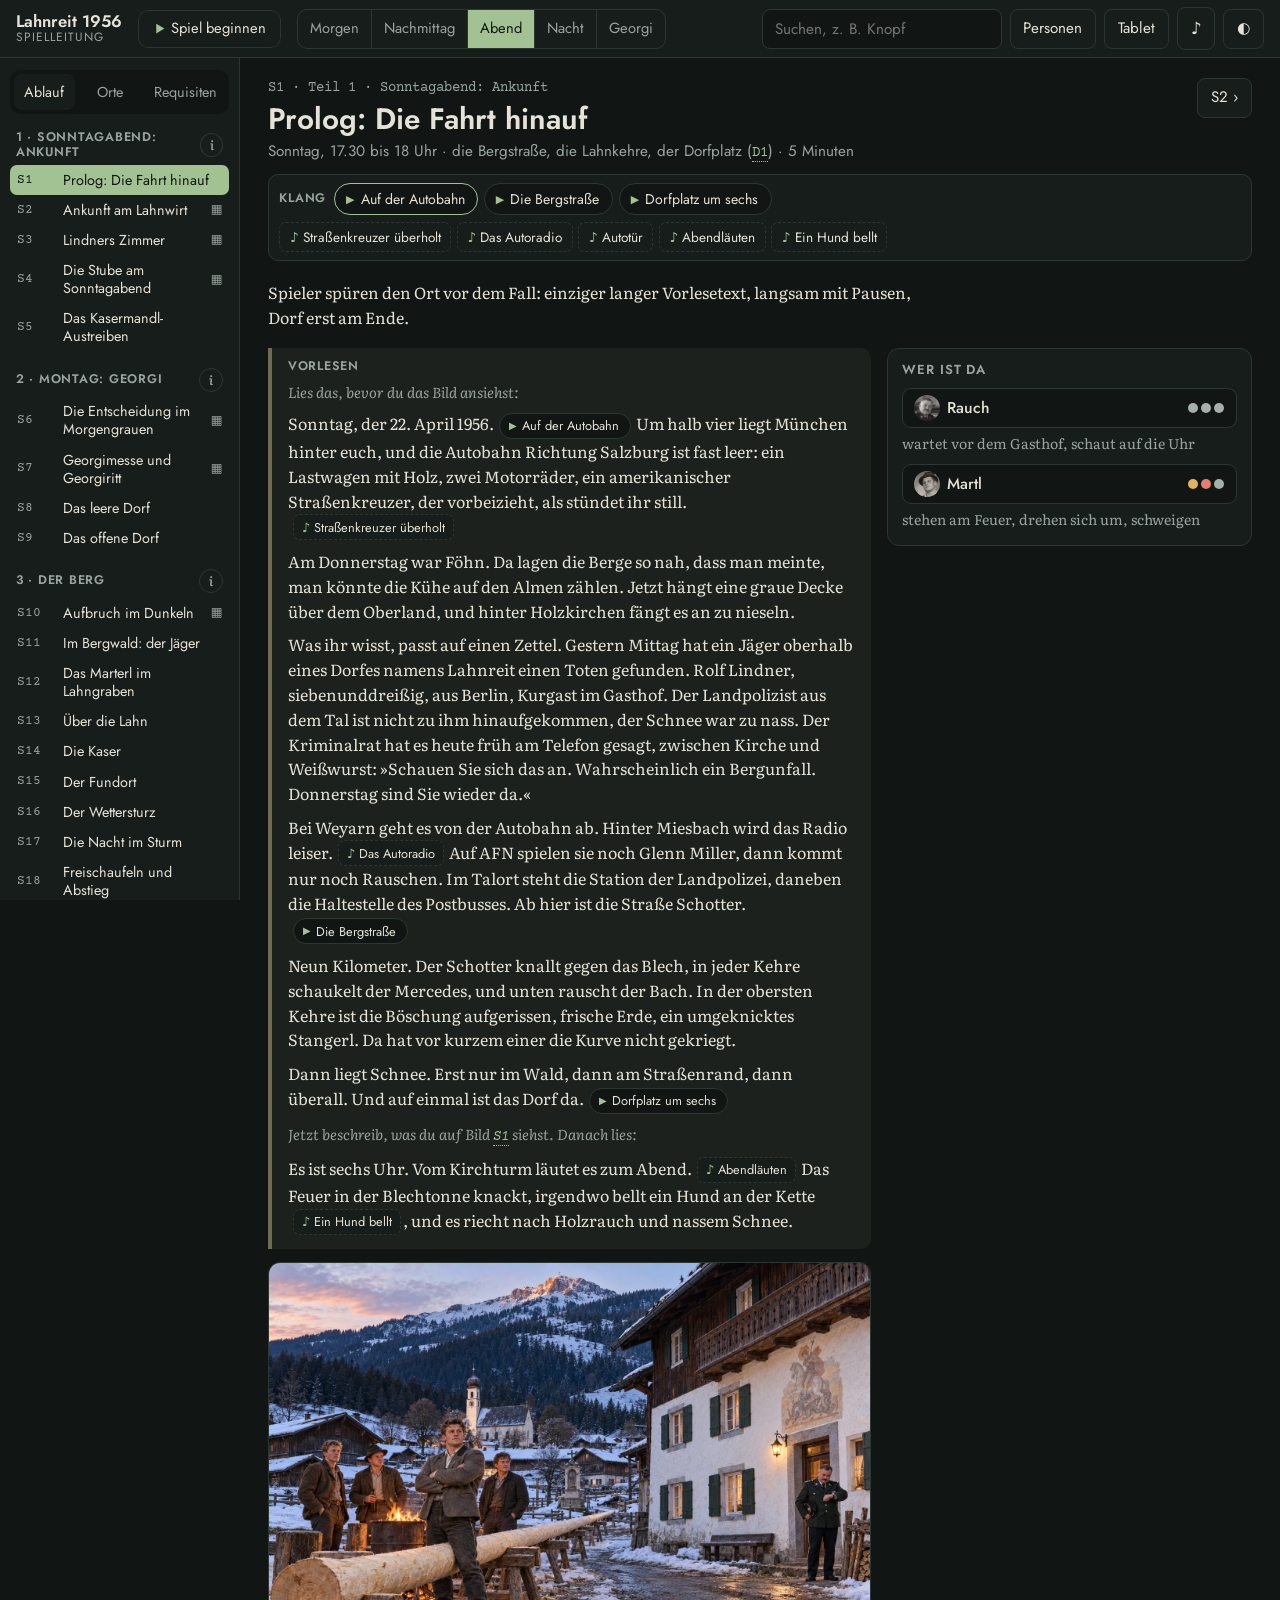
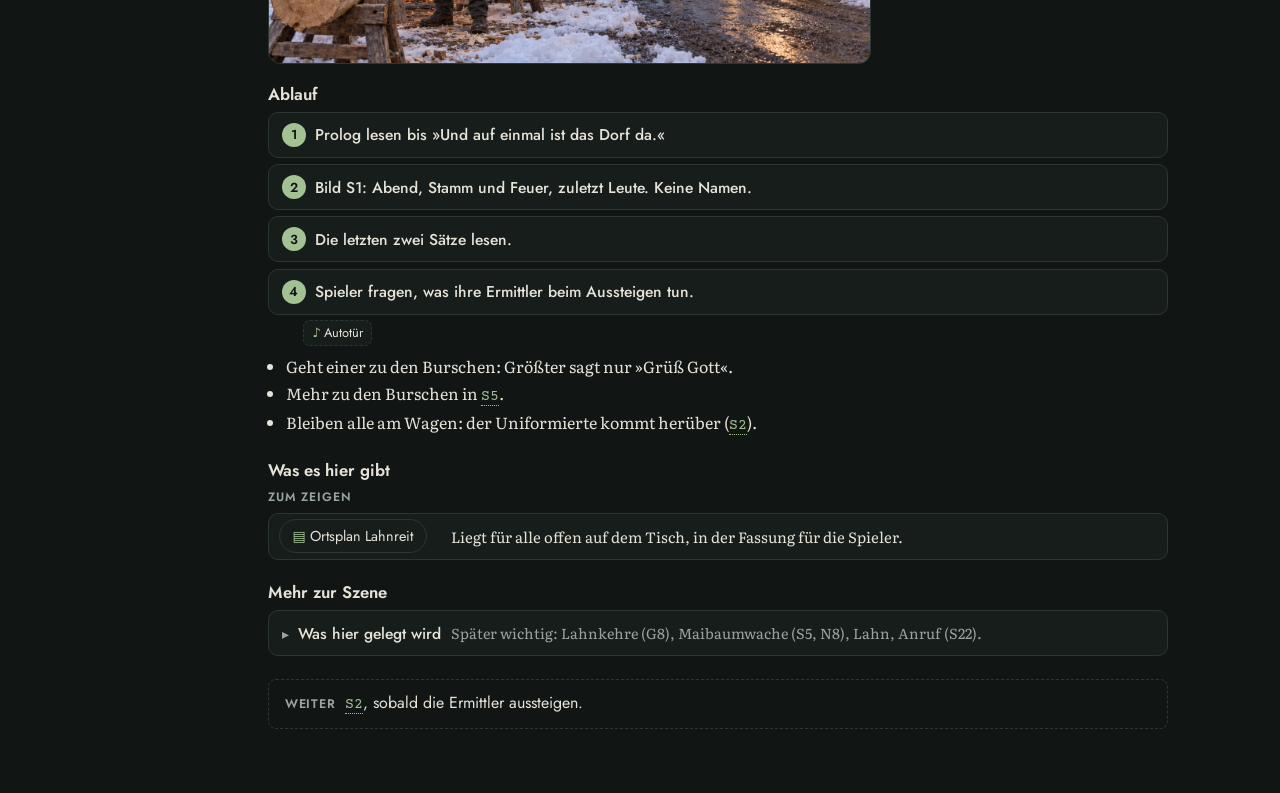
<file: index.html>
<!doctype html>
<html lang="de" data-theme="dark">
<head>
<meta charset="utf-8">
<meta name="viewport" content="width=device-width, initial-scale=1, viewport-fit=cover">
<title>Lahnreit 1956 · Spielleitung</title>
<link rel="preconnect" href="https://fonts.googleapis.com">
<link rel="preconnect" href="https://fonts.gstatic.com" crossorigin>
<link rel="stylesheet" href="https://fonts.googleapis.com/css2?family=Courier+Prime&family=Jost:wght@400;500;600&family=Literata:ital,opsz,wght@0,7..72,400;0,7..72,600;1,7..72,400&display=swap">
<link rel="stylesheet" href="app.css">
</head>
<body>
<header class="bar">
  <button type="button" class="leise nur-schmal" id="rail-knopf" aria-controls="rail">Liste</button>
  <div class="brand"><b>Lahnreit 1956</b><span>Spielleitung</span></div>
  <div class="spieluhr" id="spieluhr" role="group" aria-label="Spieluhr"></div>
  <div class="uhr" role="group" aria-label="Tageszeit"></div>
  <div class="bar-rechts">
    <div class="suche"><input id="suche" type="search" placeholder="Suchen, z. B. Knopf" aria-label="Im ganzen Abenteuer suchen" autocomplete="off"><button type="button" class="leise" id="suche-knopf">Suchen</button></div>
    <button type="button" class="leise" id="personen-knopf">Personen</button>
    <button type="button" class="leise" id="geraet-knopf" aria-pressed="false" title="Größere Tippflächen fürs Tablet, noch einmal tippen für Laptop">Tablet</button>
    <button type="button" class="leise" id="klang-knopf" aria-label="Klang" title="Klang: was läuft, Lautstärke, Dorfgeschichten">♪</button>
    <button type="button" class="leise" id="thema-knopf" aria-label="Hell oder dunkel" title="Hell oder dunkel">◐</button>
  </div>
  <div class="su-hinweis" id="su-hinweis" role="status" hidden></div>
</header>
<div class="shell">
  <aside class="rail" id="rail" aria-label="Ablauf, Orte und Requisiten"></aside>
  <main class="view" id="view"></main>
  <aside class="gespraech" id="gespraech" aria-label="Gespräch" hidden></aside>
</div>
<div class="overlay" id="overlay" hidden></div>
<div class="kontext" id="kontext" role="dialog" aria-label="Ganzer Text" hidden></div>
<div class="zeigen" id="zeigen" role="dialog" aria-label="Den Spielern zeigen" hidden></div>
<script src="data/lahnreit-daten.js"></script>
<script src="data/grundrisse.js"></script>
<script src="data/kurz.js"></script>
<script src="data/modelle.js"></script>
<script src="data/requisiten.js"></script>
<script src="data/verbindungen.js"></script>
<script src="data/frauen.js"></script>
<script src="data/spieluhr.js"></script>
<script src="data/hanni.js"></script>
<script src="data/anhang.js"></script>
<script src="data/klang-dateien.js"></script>
<script src="data/klang.js"></script>
<script src="klang.js"></script>
<script src="modell.js"></script>
<script src="app.js"></script>
</body>
</html>
</file>
<file: app.css>
/* Lahnreit 1956 · Spielleitung
   Oben die Leiste mit Tageszeit, Suche und Personen. Links Ablauf und Orte, in der Mitte Szene oder Ort,
   rechts das Gespräch. Dunkel ist Standard, weil am Abend gespielt wird. */
:root {
  --bg: #ecefe8;
  --surface: #f8f9f5;
  --surface-2: #e2e7de;
  --ink: #1b2228;
  --muted: #56615b;
  --line: #c6cec2;
  --accent: #3b5838;
  --accent-ink: #f7f8f4;
  --accent-soft: #dfe8d9;
  --read: #f4f1e6;
  --read-line: #b9ae8c;
  --mark: #f3dc8a;
  --st0: #a3382a;
  --st1: #a8701a;
  --st2: #66706b;
  --st3: #24756d;
  --st4: #3b7a2a;
  --p-oeffentlich: #f2efe5;
  --p-gaeste: #e3e9f1;
  --p-privat: #efe4d8;
  --p-schraffur: #cdbba6;
  --p-wand: #2a2f2c;
  --p-moebel: #dcd6c6;
  --p-fenster: #4f86b5;
  --p-tuer: #b0793e;
  --font-display: 'Jost', 'Segoe UI', system-ui, sans-serif;
  --font-body: 'Literata', Georgia, 'Times New Roman', serif;
  --font-code: 'Courier Prime', 'Courier New', monospace;
  --bar-h: 58px;
  color-scheme: light;
}
@media (prefers-color-scheme: dark) {
  :root:not([data-theme="light"]) {
    --bg: #111615; --surface: #171d1b; --surface-2: #212a26; --ink: #e5e2d7; --muted: #9aa49e; --line: #2c3632;
    --accent: #a3c294; --accent-ink: #111615; --accent-soft: #24311f; --read: #1c211d; --read-line: #6f6a52; --mark: #6b5a1c;
    --st0: #e47d6c; --st1: #e2b45c; --st2: #a6afaa; --st3: #6cc4b9; --st4: #93d17d;
    --p-oeffentlich: #222b27; --p-gaeste: #222935; --p-privat: #2a2420; --p-schraffur: #463a30; --p-wand: #c9c6bb;
    --p-moebel: #333b37; --p-fenster: #7fb0d8; --p-tuer: #d39a5c;
    color-scheme: dark;
  }
}
:root[data-theme="dark"] {
  --bg: #111615; --surface: #171d1b; --surface-2: #212a26; --ink: #e5e2d7; --muted: #9aa49e; --line: #2c3632;
  --accent: #a3c294; --accent-ink: #111615; --accent-soft: #24311f; --read: #1c211d; --read-line: #6f6a52; --mark: #6b5a1c;
  --st0: #e47d6c; --st1: #e2b45c; --st2: #a6afaa; --st3: #6cc4b9; --st4: #93d17d;
  --p-oeffentlich: #222b27; --p-gaeste: #222935; --p-privat: #2a2420; --p-schraffur: #463a30; --p-wand: #c9c6bb;
  --p-moebel: #333b37; --p-fenster: #7fb0d8; --p-tuer: #d39a5c;
  color-scheme: dark;
}

* { box-sizing: border-box; }
[hidden] { display: none !important; }
html { -webkit-text-size-adjust: 100%; }
body {
  margin: 0; background: var(--bg); color: var(--ink);
  font: 16px/1.55 var(--font-body);
}
a { color: inherit; }
button { font: inherit; color: inherit; }
h1, h2, h3 { font-family: var(--font-display); font-weight: 600; line-height: 1.2; }
.code, .tok { font-family: var(--font-code); }
.tok { font-size: 0.92em; padding: 0 0.25em; border-radius: 3px; background: var(--surface-2); white-space: nowrap; }
a.ref { color: var(--accent); text-decoration: none; border-bottom: 1px dotted currentColor; font-family: var(--font-code); font-size: 0.95em; }
a.ref:hover { border-bottom-style: solid; }
mark { background: var(--mark); color: inherit; border-radius: 2px; }
.klein-text { font-size: 0.9rem; color: var(--muted); }
.etikett { font-family: var(--font-display); font-weight: 600; font-size: 0.78rem; text-transform: uppercase; letter-spacing: 0.06em; color: var(--muted); margin-right: 0.35em; }
.leer { color: var(--muted); font-style: italic; }

/* ---------- Knöpfe ---------- */
.leise, .knopf {
  border: 1px solid var(--line); background: var(--surface); border-radius: 8px;
  padding: 0.45rem 0.8rem; min-height: 40px; cursor: pointer; font-family: var(--font-display); font-size: 0.95rem;
  text-decoration: none; display: inline-flex; align-items: center; gap: 0.3em;
}
.leise:hover, .knopf:hover { border-color: var(--accent); }
.knopf.klein, .leise.klein { min-height: 32px; padding: 0.2rem 0.6rem; font-size: 0.85rem; }
.knopf.gefahr { border-color: var(--st0); color: var(--st0); }
.knopfzeile { display: flex; gap: 0.5rem; flex-wrap: wrap; }
button:focus-visible, a:focus-visible, summary:focus-visible, input:focus-visible, g[role="button"]:focus-visible { outline: 2px solid var(--accent); outline-offset: 2px; }

/* ---------- Leiste ---------- */
.bar {
  position: sticky; top: 0; z-index: 41; height: var(--bar-h);
  display: flex; align-items: center; gap: 1rem; padding: 0 16px;
  background: var(--surface); border-bottom: 1px solid var(--line);
}
.brand { display: flex; flex-direction: column; line-height: 1.05; font-family: var(--font-display); white-space: nowrap; }
.brand b { font-weight: 600; font-size: 1.05rem; }
.brand span { font-size: 0.75rem; color: var(--muted); letter-spacing: 0.08em; text-transform: uppercase; }
.uhr { display: flex; flex-shrink: 0; border: 1px solid var(--line); border-radius: 10px; overflow: hidden; }
.uhr button {
  border: 0; background: transparent; padding: 0 0.75rem; min-height: 38px; cursor: pointer;
  font-family: var(--font-display); font-size: 0.92rem; color: var(--muted); border-right: 1px solid var(--line);
}
.uhr button:last-child { border-right: 0; }
.uhr button[aria-pressed="true"] { background: var(--accent); color: var(--accent-ink); }
.bar-rechts { margin-left: auto; display: flex; gap: 0.5rem; align-items: center; min-width: 0; }
.suche { display: flex; gap: 0.35rem; min-width: 0; }
.suche input {
  width: 15rem; min-width: 5rem; min-height: 40px; padding: 0 0.75rem; border-radius: 8px; border: 1px solid var(--line);
  background: var(--bg); color: var(--ink); font: 0.95rem var(--font-display);
}
.nur-schmal { display: none; }

/* ---------- Gerüst ---------- */
.shell { display: grid; grid-template-columns: 240px minmax(0, 1fr); align-items: start; }
body.mit-gespraech .shell { grid-template-columns: 240px minmax(0, 1fr) 440px; }
.rail {
  position: sticky; top: var(--bar-h); height: calc(100vh - var(--bar-h)); overflow-y: auto;
  border-right: 1px solid var(--line); background: var(--surface); padding: 0.75rem 0.6rem 2rem;
}
.view { min-width: 0; padding: 1.25rem 1.75rem 4rem; }
.gespraech {
  position: sticky; top: var(--bar-h); height: calc(100vh - var(--bar-h)); overflow-y: auto;
  border-left: 1px solid var(--line); background: var(--surface); padding: 1rem 1.1rem 2rem;
}

/* ---------- Liste links ---------- */
.rail-tabs { display: grid; grid-template-columns: 1fr 1fr 1.3fr; gap: 4px; background: var(--bg); border-radius: 10px; padding: 4px; margin-bottom: 0.75rem; }
.rail-tabs button { border: 0; border-radius: 7px; background: transparent; min-height: 36px; cursor: pointer; font-family: var(--font-display); color: var(--muted); font-size: 0.9rem; padding: 0 0.3rem; }
.rail-tabs button[aria-pressed="true"] { background: var(--surface); color: var(--ink); box-shadow: 0 1px 2px rgba(0,0,0,.15); }
.rail h3 { display: flex; align-items: center; justify-content: space-between; margin: 1rem 0.4rem 0.3rem; font-size: 0.78rem; text-transform: uppercase; letter-spacing: 0.06em; color: var(--muted); font-weight: 600; }
.rail h3 .info { width: 24px; height: 24px; border-radius: 50%; border: 1px solid var(--line); background: transparent; cursor: pointer; font: italic 600 0.8rem var(--font-body); color: var(--muted); }
.rail .item {
  display: grid; grid-template-columns: 2.6rem 1fr auto; gap: 0.3rem; align-items: center;
  padding: 0.38rem 0.45rem; border-radius: 7px; text-decoration: none; font-family: var(--font-display); font-size: 0.9rem; line-height: 1.25;
}
.rail .item:hover { background: var(--surface-2); }
.rail .item[aria-current="true"] { background: var(--accent); color: var(--accent-ink); }
.rail .item .code { font-size: 0.82rem; color: var(--muted); }
.rail .item[aria-current="true"] .code { color: inherit; }
.zahl { font: 600 0.75rem var(--font-display); min-width: 1.4rem; text-align: center; border-radius: 99px; padding: 0 0.35rem; background: var(--surface-2); color: var(--ink); }
.rail .item[aria-current="true"] .zahl { background: var(--accent-ink); color: var(--accent); }
.plan-zeichen { color: var(--muted); font-size: 0.85em; }
/* Die Orte des offenen Dorfs, eingerückt unter S9 */
.rail .item.unter { margin-left: 1rem; padding-top: 0.26rem; padding-bottom: 0.26rem; font-size: 0.86rem; grid-template-columns: 2.3rem 1fr auto; }
.rail .item.wieder .nm { font-style: italic; }

/* ---------- Seite ---------- */
.seite { max-width: 1180px; }
.kopf { display: flex; justify-content: space-between; gap: 1rem; align-items: flex-start; margin-bottom: 0.6rem; }
.ueber { font-family: var(--font-code); font-size: 0.85rem; color: var(--muted); }
.kopf h1 { margin: 0.1rem 0 0.25rem; font-size: 1.85rem; }
.eck { font-family: var(--font-display); color: var(--muted); font-size: 0.95rem; }
.blaettern { display: flex; gap: 0.4rem; flex-shrink: 0; }
.worum { max-width: 75ch; margin: 0 0 1rem; color: var(--ink); }

.klapp .kt { overflow: hidden; display: -webkit-box; -webkit-box-orient: vertical; }
.klapp.z1 .kt { -webkit-line-clamp: 1; }
.klapp.z2 .kt { -webkit-line-clamp: 2; }
.klapp.z3 .kt { -webkit-line-clamp: 3; }
.klapp.z6 .kt { -webkit-line-clamp: 6; }
.klapp.offen .kt { display: block; -webkit-line-clamp: none; }
.klapp .kt .md p, .klapp .kt p { margin: 0 0 0.4em; }
.kk { border: 0; background: none; padding: 0.15rem 0; color: var(--accent); cursor: pointer; font: 500 0.85rem var(--font-display); }
.klapp.passt .kk { display: none; }

/* Bühne: links Vorlesen und Bild, rechts wer da ist */
.buehne { display: grid; grid-template-columns: minmax(0, 1.65fr) minmax(250px, 1fr); gap: 1rem; margin-bottom: 1.25rem; align-items: start; }
.buehne.ohne-bild { grid-template-columns: minmax(0, 1fr); max-width: 520px; }
.buehne-haupt { min-width: 0; display: grid; gap: 0.8rem; align-content: start; }
.medien { min-width: 0; }
.vorlesen-box { background: var(--read); border-left: 4px solid var(--read-line); padding: 0.6rem 1rem 0.35rem; border-radius: 0 10px 10px 0; }
.vorlesen-box > .etikett { display: block; margin-bottom: 0.25rem; }
.vorlesen-box .md > p { margin: 0 0 0.5rem; color: var(--muted); font-size: 0.9rem; font-style: italic; }
.vorlesen-box .md blockquote { margin: 0 0 0.55rem; padding: 0; background: none; border: 0; border-radius: 0; font-style: normal; color: var(--ink); }
.vorlesen-box .md blockquote p { margin: 0 0 0.55rem; }
.vorlesen-box details.zeile { margin: 0.35rem 0 0.4rem; background: var(--surface); }

/* Was es hier gibt: ein Abschnitt, in dem jedes Ding nur einmal steht */
.block.was-hier { max-width: none; container-type: inline-size; }
.was-hier > :not(.planbox) { max-width: 900px; }
.teil-kopf { font: 600 0.76rem var(--font-display); text-transform: uppercase; letter-spacing: 0.07em; color: var(--muted); margin: 1rem 0 0.4rem; }
.was-hier > h2 + .teil-kopf { margin-top: 0.3rem; }
@container (min-width: 820px) {
  .planbox { display: grid; grid-template-columns: minmax(0, 1.45fr) minmax(300px, 1fr); gap: 0 1rem; align-items: start; }
  .planbox > .ebenen { grid-column: 1 / -1; }
  .plan-seite > :first-child { margin-top: 0; }
  .plan-seite .legende { flex-direction: column; align-items: flex-start; }
  .plan-seite .legende .lg-tipp { margin-left: 0; margin-top: 0.4rem; }
}
.stellen { display: grid; grid-template-columns: minmax(0, 1fr); gap: 0.55rem; margin-top: 0.2rem; }
.st-gruppe, .stelle, .st-teile { min-width: 0; }
.st-gruppe + .st-gruppe { border-top: 1px solid var(--line); padding-top: 0.5rem; }
.st-raum { font: 600 0.76rem var(--font-display); text-transform: uppercase; letter-spacing: 0.06em; color: var(--muted); display: flex; gap: 0.4rem; align-items: center; margin-bottom: 0.2rem; }
.st-raum .art { text-transform: none; letter-spacing: 0; }
.stelle { border-radius: 10px; padding: 0.1rem 0.2rem 0.05rem; margin: 0 -0.2rem 0.2rem; }
.stelle.aktiv { background: var(--accent-soft); box-shadow: inset 0 0 0 2px var(--accent); }
.st-kopf { display: flex; align-items: center; gap: 0.5rem; width: 100%; min-height: 34px; border: 0; background: none; padding: 0.15rem 0; cursor: pointer; text-align: left; font: 500 0.95rem/1.25 var(--font-display); color: var(--ink); }
.st-kopf:hover .nr, .stelle.aktiv .nr { background: var(--accent); color: var(--accent-ink); }
.st-zeigen { display: flex; flex-wrap: wrap; gap: 0.3rem; margin: 0 0 0.3rem 2rem; }
.st-teile { margin-left: 2rem; }
.st-teile details.zeile { margin-bottom: 0.3rem; }
.st-teile .bezuege { margin: 0 0 0.35rem; }
.st-teile details.zeile > summary { min-height: 38px; padding: 0.3rem 0.6rem; }
.st-teile details.zeile > .inhalt { padding-left: 1.2rem; }
.st-teile details.zeile > summary { flex-wrap: wrap; row-gap: 0.1rem; }
.st-teile details.zeile > summary .zt { max-width: none; white-space: normal; flex: 1 1 0; min-width: 8rem; }
.st-teile details.zeile > summary .vorschau { flex-basis: 100%; padding-left: 1.45rem; white-space: normal; }
.plan-leer { margin: 0.3rem 0 0.6rem; }
.medien-tabs, .ebenen { display: flex; gap: 0.3rem; margin-bottom: 0.5rem; flex-wrap: wrap; }
.medien-tabs button, .ebenen button {
  border: 1px solid var(--line); background: var(--surface); border-radius: 99px; padding: 0.2rem 0.85rem; min-height: 34px;
  cursor: pointer; font-family: var(--font-display); font-size: 0.88rem; color: var(--muted);
}
.medien-tabs button[aria-pressed="true"], .ebenen button[aria-pressed="true"] { background: var(--ink); color: var(--bg); border-color: var(--ink); }
.ebenen .zahl { margin-left: 0.2rem; }
.bildbox { margin: 0; border-radius: 12px; overflow: hidden; background: var(--surface-2); aspect-ratio: 3 / 2; border: 1px solid var(--line); }
.bildbox img { width: 100%; height: 100%; object-fit: cover; display: block; }
.bild-fehlt { height: 100%; overflow-y: auto; padding: 1rem 1.2rem; }
.bf-kopf { font: 600 0.8rem var(--font-display); text-transform: uppercase; letter-spacing: 0.06em; color: var(--muted); margin-bottom: 0.4rem; }
.bf-text { font-size: 0.95rem; color: var(--ink); }
.leute-box { background: var(--surface); border: 1px solid var(--line); border-radius: 12px; padding: 0.85rem 0.9rem; }
.leute-box h2 { margin: 0 0 0.6rem; font-size: 0.82rem; text-transform: uppercase; letter-spacing: 0.07em; color: var(--muted); }
.leute { list-style: none; margin: 0; padding: 0; display: grid; gap: 0.55rem; }
.leute li { display: grid; gap: 0.15rem; }
.leute .tut { font-size: 0.88rem; color: var(--muted); padding-left: 0.2rem; }
.leute li.neben { padding: 0.2rem 0.2rem; }
.neben-name { font: 500 0.92rem var(--font-display); color: var(--muted); }
.pknopf {
  display: inline-flex; align-items: center; justify-content: space-between; gap: 0.6rem; width: 100%;
  min-height: 40px; padding: 0.3rem 0.7rem; border-radius: 9px; border: 1px solid var(--line); background: var(--bg);
  cursor: pointer; font: 500 0.98rem var(--font-display); text-align: left;
}
.pknopf:hover { border-color: var(--accent); }
.leute li .pknopf + .pknopf { margin-top: 0.3rem; }
.pk-punkte { display: inline-flex; gap: 3px; flex-shrink: 0; }
.dot { width: 10px; height: 10px; border-radius: 50%; display: inline-block; background: var(--st2); }
.dot.st-0, .st-dot.st-0 { background: var(--st0); fill: var(--st0); }
.dot.st-1, .st-dot.st-1 { background: var(--st1); fill: var(--st1); }
.dot.st-2, .st-dot.st-2 { background: var(--st2); fill: var(--st2); }
.dot.st-3, .st-dot.st-3 { background: var(--st3); fill: var(--st3); }
.dot.st-4, .st-dot.st-4 { background: var(--st4); fill: var(--st4); }
.st-t-0 { color: var(--st0); } .st-t-1 { color: var(--st1); } .st-t-2 { color: var(--st2); } .st-t-3 { color: var(--st3); } .st-t-4 { color: var(--st4); }
.nebenliste { margin-top: 0.8rem; border-top: 1px solid var(--line); padding-top: 0.5rem; font-size: 0.88rem; }
.nebenliste .nb { margin-top: 0.35rem; color: var(--muted); }
.nebenliste .nb b { color: var(--ink); font-weight: 600; }

.anfang { background: var(--read); border-left: 4px solid var(--read-line); padding: 0.7rem 1rem; border-radius: 0 10px 10px 0; margin: 0 0 1.25rem; max-width: 75ch; }

/* Blöcke mit Zeilen zum Aufklappen */
.block { margin: 0 0 1.4rem; max-width: 900px; }
.block > h2 { font-size: 1.05rem; margin: 0 0 0.5rem; display: flex; align-items: baseline; gap: 0.6rem; }
.zaehler { font: 400 0.82rem var(--font-display); color: var(--muted); }
details.zeile { border: 1px solid var(--line); border-radius: 10px; background: var(--surface); margin-bottom: 0.4rem; }
details.zeile > summary {
  list-style: none; cursor: pointer; display: flex; align-items: center; gap: 0.6rem; min-height: 44px;
  padding: 0.45rem 0.8rem; flex-wrap: nowrap; overflow: hidden;
}
details.zeile > summary::-webkit-details-marker { display: none; }
details.zeile > summary::before { content: '▸'; color: var(--muted); font-size: 0.85rem; flex-shrink: 0; transition: transform .15s; }
details.zeile[open] > summary::before { transform: rotate(90deg); }
details.zeile > summary .zt { font: 500 0.98rem var(--font-display); flex-shrink: 0; max-width: 60%; white-space: nowrap; overflow: hidden; text-overflow: ellipsis; }
details.zeile > summary .vorschau { color: var(--muted); font-size: 0.9rem; white-space: nowrap; overflow: hidden; text-overflow: ellipsis; min-width: 0; flex: 1; }
details.zeile[open] > summary .vorschau { display: none; }
details.zeile[open] > summary .zt { white-space: normal; max-width: none; }
details.zeile > .inhalt { padding: 0.1rem 1rem 0.8rem 2.1rem; }
details.zeile > .inhalt .md > :first-child { margin-top: 0.2rem; }
details.vorlesen { background: var(--read); border-color: var(--read-line); }
details.hinweis > summary .zt::after { content: ''; }
.ablauf { list-style: none; padding: 0; margin: 0; counter-reset: schritt; }
.ablauf > li { counter-increment: schritt; position: relative; }
.ablauf > li > details > summary::before { content: counter(schritt); font: 600 0.82rem var(--font-display); color: var(--accent-ink); background: var(--accent); border-radius: 50%; width: 1.5rem; height: 1.5rem; display: inline-grid; place-items: center; transform: none !important; }
.ablauf-text { margin-bottom: 0.5rem; max-width: 75ch; }
.hinweise { margin-top: 0.6rem; }
.blitz { animation: blitz 1.6s ease-out; }
@keyframes blitz { 0% { box-shadow: 0 0 0 3px var(--accent); } 100% { box-shadow: 0 0 0 0 transparent; } }

.fund { position: relative; }
.fund details.zeile > summary { padding-right: 3.2rem; }
.fund-probe { margin-top: 0.6rem; padding: 0.45rem 0.7rem 0.5rem; border-left: 3px solid var(--st1); background: var(--surface-2); border-radius: 0 8px 8px 0; }
.fund-probe > .etikett { display: block; margin-bottom: 0.25rem; }
.fund-zeigen { display: flex; flex-wrap: wrap; gap: 0.3rem; margin: -0.1rem 0 0.5rem 1.6rem; }
.fund .haken {
  position: absolute; right: 0.45rem; top: 0.45rem; width: 34px; height: 34px; border-radius: 50%;
  border: 1px solid var(--line); background: var(--bg); cursor: pointer; color: transparent; font-weight: 700;
}
.fund .haken:hover { border-color: var(--accent); color: var(--muted); }
.fund.gefunden .haken { background: var(--accent); color: var(--accent-ink); border-color: var(--accent); }
.fund.gefunden details.zeile > summary .zt { text-decoration: line-through; text-decoration-color: var(--muted); color: var(--muted); }
.tags { display: inline-flex; gap: 0.25rem; flex-shrink: 0; }
.tag { font: 500 0.72rem var(--font-display); border-radius: 99px; padding: 0.1rem 0.5rem; white-space: nowrap; border: 1px solid var(--line); color: var(--muted); }
.tag-frei { color: var(--st4); border-color: currentColor; }
.tag-probe { color: var(--st1); border-color: currentColor; }
.tag-h { font-family: var(--font-code); color: var(--ink); background: var(--surface-2); border-color: transparent; }
.heisst, .fuehrt { margin: 0.45rem 0 0; padding-left: 0.7rem; border-left: 3px solid var(--line); }
.fuehrt { border-left-color: var(--accent); }
.haus-info { margin: 0.4rem 0; }
dl.probe { margin: 0.2rem 0 0; display: grid; gap: 0.45rem; }
dl.probe div { display: grid; grid-template-columns: 9.5rem 1fr; gap: 0.6rem; }
dl.probe dt { font: 600 0.85rem var(--font-display); color: var(--muted); }
dl.probe dd { margin: 0; }
.weiter { max-width: 900px; padding: 0.7rem 1rem; border: 1px dashed var(--line); border-radius: 10px; font-family: var(--font-display); }

/* Orte im offenen Dorf */
.raster { display: grid; grid-template-columns: repeat(auto-fill, minmax(230px, 1fr)); gap: 0.6rem; }
.ortkarte {
  display: grid; gap: 0.35rem; text-decoration: none; padding: 0.7rem 0.8rem; border-radius: 10px;
  background: var(--surface); border: 1px solid var(--line); min-height: 112px; align-content: start;
}
.ortkarte:hover { border-color: var(--accent); }
.ok-kopf { font: 600 0.98rem var(--font-display); }
.ok-kopf .code { color: var(--muted); font-weight: 400; margin-right: 0.2rem; }
.ok-leute { display: flex; flex-wrap: wrap; gap: 0.3rem 0.7rem; font: 0.88rem var(--font-display); }
.ok-p { display: inline-flex; align-items: center; gap: 0.3rem; }
.ok-anfang { font-size: 0.85rem; color: var(--muted); font-style: italic; display: -webkit-box; -webkit-line-clamp: 2; -webkit-box-orient: vertical; overflow: hidden; }

/* Text aus dem Handbuch */
.md p { margin: 0.45rem 0; }
.md ul, .md ol { margin: 0.4rem 0; padding-left: 1.3rem; }
.md li { margin: 0.2rem 0; }
.md blockquote, blockquote { margin: 0.5rem 0; padding: 0.55rem 0.9rem; background: var(--read); border-left: 4px solid var(--read-line); border-radius: 0 8px 8px 0; font-style: italic; }
.md h3, .md h4 { font-size: 0.95rem; margin: 0.9rem 0 0.3rem; }
.tabelle { overflow-x: auto; margin: 0.5rem 0; }
.tabelle table { border-collapse: collapse; width: 100%; font-size: 0.9rem; }
.tabelle th, .tabelle td { border-bottom: 1px solid var(--line); padding: 0.4rem 0.5rem; text-align: left; vertical-align: top; }
.tabelle th { font: 600 0.8rem var(--font-display); color: var(--muted); }

/* ---------- Grundriss ---------- */
.planbox { background: var(--surface); border: 1px solid var(--line); border-radius: 12px; padding: 0.6rem; }
.plan-rahmen { overflow-x: auto; }
svg.plan { width: 100%; height: auto; display: block; min-width: 560px; font-family: var(--font-display); }
.plan .raum rect { fill: var(--p-oeffentlich); stroke: var(--p-wand); stroke-width: 3; cursor: pointer; }
.plan .raum.r-gaeste rect { fill: var(--p-gaeste); }
.plan .raum.r-privat rect { fill: var(--p-privat); }
.plan .raum.r-aussen rect { fill: transparent; stroke: var(--muted); stroke-width: 1.5; stroke-dasharray: 6 6; }
.plan .raum rect.schraffur { stroke: none; pointer-events: none; }
.plan .schraffur-linie { stroke: var(--p-schraffur); stroke-width: 2; }
.plan .raum.zu > rect:first-child { stroke: var(--st0); stroke-width: 4; }
.plan .raum:hover > rect:first-child { filter: brightness(1.06); }
.plan .raum.aktiv > rect:first-child { stroke: var(--accent); stroke-width: 5; }
.plan .rname { font-size: 19px; font-weight: 600; fill: var(--ink); pointer-events: none; }
.plan .rname.klein { font-size: 15px; fill: var(--muted); }
.plan .raum.zu .rname { fill: var(--st0); }
.plan .moebel { fill: var(--p-moebel); stroke: var(--muted); stroke-width: 1; pointer-events: none; }
.plan .mname { font-size: 14px; fill: var(--muted); text-anchor: middle; pointer-events: none; }
.plan .stufe, .plan .bank { stroke: var(--muted); stroke-width: 1.2; pointer-events: none; }
.plan .kette { fill: none; stroke: var(--st1); stroke-width: 1.5; stroke-dasharray: 3 5; pointer-events: none; }
.plan .fenster { stroke: var(--p-fenster); stroke-width: 6; pointer-events: none; }
.plan .tuer { stroke: var(--p-tuer); stroke-width: 9; stroke-linecap: butt; pointer-events: none; }
.plan .tuer.zu { stroke: var(--st0); }
.plan .offen-weg { stroke: var(--p-oeffentlich); stroke-width: 5; pointer-events: none; }
.plan .offen-linie { stroke: var(--p-wand); stroke-width: 1.5; stroke-dasharray: 4 6; pointer-events: none; }
.plan .durchreiche { stroke: var(--p-tuer); stroke-width: 5; stroke-dasharray: 5 4; pointer-events: none; }
.plan .tname { font-size: 13px; fill: var(--muted); pointer-events: none; }
.plan .aussen-text { font-size: 15px; fill: var(--muted); text-anchor: middle; letter-spacing: 0.08em; text-transform: uppercase; pointer-events: none; }
.plan .geist { fill: none; stroke: var(--line); stroke-width: 2; stroke-dasharray: 4 6; }
.plan .geist-text { font-size: 15px; fill: var(--muted); text-anchor: middle; opacity: 0.7; }
.plan .marke { cursor: pointer; }
.plan .marke circle { fill: var(--ink); stroke: var(--surface); stroke-width: 2.5; }
.plan .marke text { fill: var(--surface); font-size: 14px; font-weight: 600; text-anchor: middle; pointer-events: none; }
.plan .marke.aktiv circle, .plan .marke:hover circle { fill: var(--accent); }
.plan .pschild { cursor: pointer; }
.plan .pschild rect { fill: var(--surface); stroke: var(--ink); stroke-width: 1.5; }
.plan .pschild text { font-size: 15px; font-weight: 500; fill: var(--ink); pointer-events: none; }
.plan .pschild:hover rect { stroke: var(--accent); stroke-width: 2.5; }
.plan .pschild.neben { cursor: default; }
.plan .pschild.neben rect { stroke: var(--muted); stroke-dasharray: 3 3; }
.plan .pschild.neben text { fill: var(--muted); font-style: italic; }
.plan .st-dot { stroke: none; }
.legende { display: flex; flex-wrap: wrap; gap: 0.4rem 0.9rem; align-items: center; padding: 0.5rem 0.2rem 0.1rem; font: 0.82rem var(--font-display); color: var(--muted); }
.lg::before { content: ''; display: inline-block; width: 14px; height: 14px; border-radius: 3px; margin-right: 0.35rem; vertical-align: -2px; border: 2px solid var(--p-wand); }
.lg-oeffentlich::before { background: var(--p-oeffentlich); }
.lg-gaeste::before { background: var(--p-gaeste); }
.lg-privat::before { background: repeating-linear-gradient(45deg, var(--p-privat) 0 4px, var(--p-schraffur) 4px 6px); }
.lg-zu::before { background: transparent; border-color: var(--st0); }
.lg-tipp { margin-left: auto; font-style: italic; }
.raum-info { margin-top: 0.6rem; padding: 0.7rem 0.8rem; border-radius: 10px; background: var(--bg); border: 1px solid var(--line); }
.raum-info p { margin: 0.35rem 0; font-size: 0.95rem; }
.ri-kopf { display: flex; align-items: center; gap: 0.5rem; flex-wrap: wrap; font-family: var(--font-display); }
.ri-kopf b { font-size: 1.05rem; }
.ri-kopf .leise { margin-left: auto; }
.art { font: 500 0.75rem var(--font-display); border-radius: 99px; padding: 0.1rem 0.55rem; border: 1px solid var(--line); color: var(--muted); }
.a-zu { color: var(--st0); border-color: var(--st0); }
.ri-zu { color: var(--st0); }
.ri-leute { display: flex; flex-wrap: wrap; gap: 0.4rem; margin: 0.4rem 0; }
.ri-leute .pknopf { width: auto; }
details.marke-info { margin-top: 0.45rem; border-top: 1px solid var(--line); padding-top: 0.4rem; }
details.marke-info > summary { cursor: pointer; font: 500 0.95rem var(--font-display); display: flex; gap: 0.5rem; align-items: center; min-height: 34px; }
.nr { display: inline-grid; place-items: center; width: 1.5rem; height: 1.5rem; border-radius: 50%; background: var(--ink); color: var(--surface); font: 600 0.78rem var(--font-display); flex-shrink: 0; }
.mi-teil { margin: 0.4rem 0 0.6rem 2rem; font-size: 0.95rem; }
.mi-titel { font: 600 0.92rem var(--font-display); display: flex; gap: 0.5rem; flex-wrap: wrap; align-items: center; }

/* ---------- Gespräch ---------- */
.g-kopf { display: flex; justify-content: space-between; align-items: flex-start; gap: 0.5rem; }
.g-kopf h2 { margin: 0.1rem 0 0.4rem; font-size: 1.45rem; }
.zu-knopf { width: 40px; height: 40px; border-radius: 50%; border: 1px solid var(--line); background: var(--bg); cursor: pointer; font-size: 1.4rem; line-height: 1; flex-shrink: 0; }
.g-hier { font-size: 0.9rem; color: var(--muted); margin-bottom: 0.6rem; }
.g-wer { display: grid; grid-template-columns: repeat(3, 1fr); gap: 0.35rem; margin-bottom: 0.6rem; }
.g-wer button {
  display: grid; gap: 0.05rem; justify-items: center; padding: 0.4rem 0.3rem; min-height: 54px; border-radius: 10px;
  border: 1px solid var(--line); background: var(--bg); cursor: pointer;
}
.g-wer button[aria-pressed="true"] { border: 2px solid var(--ink); background: var(--surface-2); }
.gw-name { font: 600 0.95rem var(--font-display); }
.gw-stufe { font: 500 0.8rem var(--font-display); }
.g-haltung { border-radius: 12px; padding: 0.7rem 0.85rem; margin-bottom: 0.7rem; border: 2px solid var(--st2); background: var(--bg); }
.g-haltung.st-b-0 { border-color: var(--st0); } .g-haltung.st-b-1 { border-color: var(--st1); } .g-haltung.st-b-3 { border-color: var(--st3); } .g-haltung.st-b-4 { border-color: var(--st4); }
.gh-zeile { display: flex; align-items: baseline; justify-content: space-between; gap: 0.6rem; flex-wrap: wrap; }
.gh-stufe { font: 600 1.35rem var(--font-display); }
.g-haltung.st-b-0 .gh-stufe { color: var(--st0); } .g-haltung.st-b-1 .gh-stufe { color: var(--st1); } .g-haltung.st-b-2 .gh-stufe { color: var(--st2); } .g-haltung.st-b-3 .gh-stufe { color: var(--st3); } .g-haltung.st-b-4 .gh-stufe { color: var(--st4); }
.gh-wuerfel { font: 0.85rem var(--font-display); color: var(--muted); }
.gh-leiter { margin: 0.35rem 0 0; font-size: 0.98rem; }
.g-steuer { display: grid; gap: 0.45rem; margin-bottom: 0.8rem; padding-bottom: 0.8rem; border-bottom: 1px solid var(--line); }
.gs-reihe { display: grid; grid-template-columns: 4.2rem 1fr; align-items: center; gap: 0.4rem; }
.gs-was { font: 600 0.78rem var(--font-display); text-transform: uppercase; letter-spacing: 0.05em; color: var(--muted); }
.knopfreihe { display: flex; gap: 0.3rem; flex-wrap: wrap; }
.knopfreihe button {
  border: 1px solid var(--line); background: var(--bg); border-radius: 8px; min-height: 36px; padding: 0.2rem 0.65rem;
  cursor: pointer; font: 0.88rem var(--font-display);
}
.knopfreihe button[aria-pressed="true"] { background: var(--accent); color: var(--accent-ink); border-color: var(--accent); }
.knopfreihe button:disabled { opacity: 0.45; cursor: not-allowed; }
.gs-check { font: 0.9rem var(--font-display); display: flex; gap: 0.4rem; align-items: center; }
.gs-hinweis { margin: 0; font-size: 0.88rem; color: var(--st1); }
details.gs-mehr > summary { cursor: pointer; font: 500 0.88rem var(--font-display); color: var(--accent); min-height: 30px; }
details.gs-mehr p { font-size: 0.92rem; margin: 0.3rem 0; }
.g-kurz { margin: 0 0 0.8rem; display: grid; gap: 0.35rem; }
.g-kurz > div { display: grid; grid-template-columns: 4.2rem minmax(0, 1fr); gap: 0.4rem; }
.g-kurz dt { font: 600 0.78rem var(--font-display); text-transform: uppercase; letter-spacing: 0.05em; color: var(--muted); padding-top: 0.2rem; }
.g-kurz dd { margin: 0; font-size: 0.94rem; }
.g-fragen h3 { font-size: 1rem; margin: 0 0 0.45rem; }
#g-frage { width: 100%; min-height: 44px; border-radius: 10px; border: 1px solid var(--line); background: var(--bg); color: var(--ink); padding: 0 0.8rem; font: 1rem var(--font-display); }
.g-themen { display: flex; flex-wrap: wrap; gap: 0.3rem; margin: 0.55rem 0 0.7rem; }
.chip { border: 1px solid var(--line); background: var(--bg); border-radius: 99px; padding: 0.15rem 0.7rem; min-height: 32px; cursor: pointer; font: 0.86rem var(--font-display); }
.chip[aria-pressed="true"] { background: var(--ink); color: var(--bg); border-color: var(--ink); }
.chip-vorhalt { border-style: dashed; }
.chip-leise { border: 0; color: var(--accent); background: transparent; }
.chip-ohne { color: var(--muted); }
.ak { border: 1px solid var(--line); border-radius: 12px; padding: 0.75rem 0.85rem; background: var(--bg); margin-bottom: 0.5rem; }
.ak-thema { font: 600 0.78rem var(--font-display); text-transform: uppercase; letter-spacing: 0.06em; color: var(--muted); margin-bottom: 0.3rem; }
.ak-jetzt { font-size: 1.08rem; line-height: 1.5; }
.ak-ab { font: 0.78rem var(--font-display); color: var(--muted); margin-top: 0.2rem; }
.ak-nichts { font-style: italic; color: var(--muted); }
.ak-andere { margin-top: 0.4rem; font: 0.88rem var(--font-display); }
.ak-andere a { color: var(--accent); }
.ak-bedingt { margin-top: 0.55rem; padding: 0.45rem 0.6rem; border: 1px dashed var(--line); border-radius: 8px; font-size: 0.95rem; }
.bed { display: inline-block; font: 600 0.75rem var(--font-display); color: var(--st1); margin-right: 0.4rem; }
.bed-thema { font: 0.75rem var(--font-display); color: var(--muted); }
details.ak-mehr { margin-top: 0.5rem; }
details.ak-mehr > summary { cursor: pointer; font: 500 0.85rem var(--font-display); color: var(--accent); }
.ak-zeile { margin-top: 0.35rem; font-size: 0.93rem; color: var(--muted); }
.g-fuss { display: flex; gap: 0.5rem; flex-wrap: wrap; margin-top: 1rem; padding-top: 0.8rem; border-top: 1px solid var(--line); }

/* ---------- Überlagerungen ---------- */
.overlay { position: fixed; inset: 0; z-index: 50; background: rgba(0, 0, 0, 0.45); display: grid; place-items: start center; padding: 4vh 16px; overflow-y: auto; }
.ol-box { background: var(--surface); border: 1px solid var(--line); border-radius: 14px; width: min(760px, 100%); padding: 1rem 1.2rem 1.4rem; box-shadow: 0 20px 60px rgba(0,0,0,.35); }
.ol-box.breit { width: min(1100px, 100%); }
.ol-kopf { display: flex; justify-content: space-between; gap: 0.6rem; align-items: flex-start; border-bottom: 1px solid var(--line); padding-bottom: 0.5rem; margin-bottom: 0.6rem; }
.ol-kopf h2 { margin: 0.1rem 0 0; font-size: 1.4rem; }
.ol-inhalt h3 { font-size: 1rem; margin: 1.1rem 0 0.4rem; }
.feld { margin: 0.45rem 0; }
.leiter { display: grid; gap: 0.3rem; }
.lz { display: grid; grid-template-columns: 6.5rem 1fr; gap: 0.5rem; padding: 0.35rem 0.5rem; border-radius: 8px; }
.lz > span { font: 600 0.85rem var(--font-display); }
.lz[data-jetzt="true"] { background: var(--surface-2); }
.kat-thema { margin: 0.6rem 0; }
.kt-t { font: 600 0.9rem var(--font-display); margin-bottom: 0.2rem; }
.kat-zeile { display: grid; grid-template-columns: 7.5rem 1fr; gap: 0.5rem; padding: 0.25rem 0; font-size: 0.94rem; }
.kat-zeile[data-zustand="zu"] { opacity: 0.5; }
.kat-zeile[data-zustand="bedingt"] .bed { color: var(--st1); }
.pliste h3 { font-size: 0.8rem; text-transform: uppercase; letter-spacing: 0.06em; color: var(--muted); margin: 0.9rem 0 0.3rem; }
.pzeile {
  display: grid; grid-template-columns: 2.6rem minmax(9rem, 13rem) auto 1fr; gap: 0.6rem; align-items: center; width: 100%;
  text-align: left; min-height: 42px; padding: 0.3rem 0.5rem; border: 0; border-bottom: 1px solid var(--line); background: transparent; cursor: pointer;
}
.pzeile:hover { background: var(--surface-2); }
.pz-name { font: 500 0.98rem var(--font-display); }
.pz-wo { font-size: 0.88rem; color: var(--muted); }
.pzeile .code { color: var(--muted); font-size: 0.82rem; }
.such-liste { display: grid; gap: 0.35rem; }
.such-treffer { display: grid; gap: 0.1rem; text-decoration: none; padding: 0.5rem 0.6rem; border-radius: 8px; border: 1px solid var(--line); }
.such-treffer:hover { border-color: var(--accent); }
.such-treffer b { font: 600 0.92rem var(--font-display); }
.such-treffer span { font-size: 0.88rem; color: var(--muted); }

/* ---------- Schmäler ---------- */
@media (max-width: 1280px) {
  body.mit-gespraech .shell { grid-template-columns: 240px minmax(0, 1fr); }
  .gespraech {
    position: fixed; right: 0; top: var(--bar-h); bottom: 0; height: auto; width: min(440px, 100vw); z-index: 40;
    box-shadow: -12px 0 40px rgba(0,0,0,.3);
  }
}
@media (max-width: 1100px) {
  .buehne { grid-template-columns: 1fr; }
  .suche input { width: 10rem; }
  /* Platz für die Tageszeiten: Suchen geht hier mit der Eingabetaste */
  #suche-knopf { display: none; }
}
@media (max-width: 860px) {
  :root { --bar-h: auto; }
  .bar { height: auto; flex-wrap: wrap; padding: 0.5rem 16px; gap: 0.5rem; }
  .bar-rechts { margin-left: 0; width: 100%; }
  .suche { flex: 1; }
  .suche input { width: 100%; flex: 1; }
  #suche-knopf { display: inline-flex; }
  .uhr { order: 3; width: 100%; }
  .uhr button { flex: 1; padding: 0 0.3rem; font-size: 0.85rem; }
  .nur-schmal { display: inline-flex; }
  .shell, body.mit-gespraech .shell { grid-template-columns: minmax(0, 1fr); }
  .rail { display: none; }
  body.rail-offen .rail { display: block; position: fixed; inset: 0 auto 0 0; top: 0; height: 100vh; width: min(320px, 88vw); z-index: 45; box-shadow: 12px 0 40px rgba(0,0,0,.35); }
  .view { padding: 1rem 16px 4rem; }
  .gespraech { top: 0; width: 100vw; z-index: 46; padding: 0.8rem 16px 2rem; }
  .kopf { flex-direction: column; }
  .kopf h1 { font-size: 1.5rem; }
  details.zeile > summary .zt { max-width: 70%; }
  details.zeile > .inhalt { padding-left: 1rem; }
  dl.probe div { grid-template-columns: 1fr; gap: 0.1rem; }
  .pzeile { grid-template-columns: 2.4rem 1fr auto; }
  .pz-wo { grid-column: 2 / -1; }
  .lg-tipp { margin-left: 0; }
}

/* ---------- Kurzfassungen: antippen zeigt den ganzen Text ---------- */
.tippbar { cursor: pointer; border-radius: 8px; transition: background .12s; }
.tippbar:hover { background: var(--surface-2); }
.stich { margin: 0; padding-left: 1.1rem; }
.stich li { margin: 0.1rem 0; }
.trenner { color: var(--muted); padding: 0 0.1rem; }
.kontext {
  position: fixed; z-index: 70; background: var(--surface); border: 1px solid var(--line); border-radius: 12px;
  box-shadow: 0 16px 48px rgba(0, 0, 0, .45); padding: 0.55rem 0.9rem 0.8rem; overflow-y: auto;
}
.kx-kopf { display: flex; justify-content: space-between; align-items: center; gap: 0.5rem; font: 600 0.9rem var(--font-display); border-bottom: 1px solid var(--line); padding-bottom: 0.35rem; margin-bottom: 0.3rem; }
.kx-text { font-size: 0.97rem; }
.kx-text p { margin: 0.4rem 0; }
.zu-knopf.klein { width: 30px; height: 30px; min-height: 30px; font-size: 1rem; }
.g-kurz { display: grid; gap: 0.1rem; margin: 0 0 0.8rem; }
.g-kurz .gk { display: grid; grid-template-columns: 5.4rem minmax(0, 1fr); gap: 0.4rem; padding: 0.25rem 0.35rem; }
.gk-t { font: 600 0.78rem var(--font-display); text-transform: uppercase; letter-spacing: 0.05em; color: var(--muted); padding-top: 0.15rem; }
.gk-v { font-size: 0.95rem; }
.g-bewegt { display: grid; gap: 0.25rem; padding: 0.4rem 0.5rem; border: 1px solid var(--line); font-size: 0.92rem; }
.gb-z { display: grid; grid-template-columns: 1.1rem minmax(0, 1fr); gap: 0.35rem; align-items: baseline; }
.gb-pf { font-size: 0.8rem; text-align: center; }
.gb-pf.hoch { color: var(--st4); }
.gb-pf.runter { color: var(--st0); }
.gb-z.kippt .gb-pf { color: var(--st1); font-weight: 700; }
details.zeile.mit-kurz > summary .vorschau, .vorschau.ganz { white-space: normal; overflow: visible; }
.fund-kurz { font: 500 0.95rem var(--font-display); margin: 0.25rem 0 0.4rem; color: var(--accent); }
.probe-kurz { display: grid; gap: 0.15rem; }
.pk-z { display: grid; grid-template-columns: 6rem minmax(0, 1fr); gap: 0.5rem; padding: 0.2rem 0.35rem; }
.pk-t { font: 600 0.75rem var(--font-display); text-transform: uppercase; letter-spacing: 0.05em; color: var(--muted); padding-top: 0.15rem; }
.ort-kurz { margin-top: 0.4rem; font-size: 1.02rem; max-width: 75ch; padding: 0.15rem 0.3rem; margin-left: -0.3rem; }
.haus-kurz { padding: 0.1rem 0.3rem; margin: 0 -0.3rem; }
.nebenliste .tippbar.nb { padding: 0.15rem 0.3rem; margin: 0 -0.3rem; }
.leute .tippbar.tut { padding: 0.1rem 0.3rem; margin: 0 -0.3rem; }
.worum.tippbar { padding: 0.15rem 0.3rem; margin-left: -0.3rem; }
.weiter.tippbar, .anfang.tippbar { display: block; }

/* ---------- 3D-Figuren ---------- */
.modell-knopf { margin-left: 0.5rem; vertical-align: middle; font-size: 0.75rem; padding: 0.1rem 0.5rem; min-height: 28px; }
.modell-buehne { position: relative; height: min(66vh, 620px); border-radius: 12px; overflow: hidden; touch-action: none; background: radial-gradient(ellipse at 50% 30%, var(--surface-2), var(--bg) 75%); }
.modell-buehne canvas { display: block; width: 100%; height: 100%; }
.modell-buehne:fullscreen { height: 100%; border-radius: 0; background: radial-gradient(ellipse at 50% 30%, #3a352d, #12100d 75%); }
.mb-status { position: absolute; inset: 0; display: grid; place-items: center; color: var(--muted); font: 0.95rem var(--font-display); padding: 1rem; text-align: center; }
.modell-knoepfe { margin-top: 0.6rem; }
.modell-knoepfe .knopf[aria-pressed="true"] { background: var(--accent); color: var(--accent-ink); border-color: var(--accent); }

/* Fehlendes Szenenbild: kurze Beschreibung statt leerer Fläche */
.bildbox:has(.bild-fehlt:not([hidden])) { aspect-ratio: auto; }
.bf-tipp { margin: 0 -0.5rem; padding: 0.35rem 0.5rem; border-radius: 8px; }

/* ---------- Requisiten ---------- */
.knopf.haupt { background: var(--accent); color: var(--accent-ink); border-color: var(--accent); font-weight: 500; }
.req-knoepfe { margin: 0.9rem 0; align-items: center; }
.req-fassung { display: inline-flex; gap: 4px; background: var(--bg); border: 1px solid var(--line); border-radius: 10px; padding: 3px; }
.req-fassung button { border: 0; border-radius: 7px; background: transparent; min-height: 34px; padding: 0 0.75rem; cursor: pointer; font-family: var(--font-display); font-size: 0.9rem; color: var(--muted); }
.req-fassung button[aria-pressed="true"] { background: var(--surface); color: var(--ink); box-shadow: 0 1px 2px rgba(0,0,0,.15); }
.req-bilder { display: grid; gap: 1rem; }
.req-bilder.mehrere { grid-template-columns: repeat(auto-fit, minmax(240px, 1fr)); align-items: start; }
.req-bild { margin: 0; }
.req-zeig { display: block; width: 100%; padding: 0; border: 0; background: transparent; cursor: zoom-in; }
.req-zeig img { display: block; max-width: 100%; max-height: 72vh; margin: 0 auto; object-fit: contain; filter: drop-shadow(0 2px 6px rgba(0,0,0,.25)); }
.req-bild.fehlt { border: 1px dashed var(--line); border-radius: 12px; background: var(--surface); }
.req-bild .bild-fehlt { padding: 1rem 1.2rem; }
.req-bild code { font-family: var(--font-code); font-size: 0.9em; }
.req-fuss { margin-top: 1rem; }
.req-zeile { display: flex; flex-wrap: wrap; align-items: center; gap: 0.4rem; margin: 0.9rem 0 1.1rem; }
.req-chip { border: 1px solid var(--line); background: var(--surface); border-radius: 99px; padding: 0.2rem 0.8rem; min-height: 34px; cursor: pointer; font-family: var(--font-display); font-size: 0.9rem; color: var(--ink); }
.req-chip::before { content: "▤ "; color: var(--accent); }
.req-chip:hover { border-color: var(--accent); }

/* Zeigen: Vollbild für die Spieler */
.zeigen { position: fixed; inset: 0; z-index: 90; background: #0b0d0c; display: flex; flex-direction: column; }
.zeigen:fullscreen { background: #0b0d0c; }
.zg-buehne { flex: 1; min-height: 0; display: flex; align-items: center; justify-content: center; overflow: hidden; cursor: zoom-in; padding: 2vmin; }
.zg-buehne img { max-width: 100%; max-height: 100%; object-fit: contain; display: block; }
.zg-buehne.gross { display: block; overflow: auto; cursor: zoom-out; padding: 0; }
.zg-buehne.gross img { max-width: none; max-height: none; }
.zg-leiste { position: absolute; top: 10px; right: 10px; display: flex; gap: 6px; align-items: center; }
.zg-knopf { width: 44px; height: 44px; border-radius: 50%; border: 1px solid rgba(255,255,255,.35); background: rgba(12,14,13,.72); color: #fff; font-size: 1.4rem; cursor: pointer; }
.zg-knopf:hover { background: rgba(12,14,13,.9); }
.zg-n { color: #fff; background: rgba(12,14,13,.72); border-radius: 8px; padding: 0.3rem 0.5rem; font-family: var(--font-display); font-size: 0.95rem; }
.zg-warn { background: #8a2f22; color: #fff; border-radius: 8px; padding: 0.35rem 0.7rem; font-family: var(--font-display); font-size: 0.9rem; }
body.mit-zeigen { overflow: hidden; }
.req-bild figcaption { text-align: center; font-size: 0.88rem; color: var(--muted); margin-top: 0.4rem; }

/* ---------- Porträts ---------- */
img.kopf { width: 56px; height: 56px; margin: 0; border-radius: 50%; object-fit: cover; display: block; background: var(--surface-2); }
img.kopf.klein { width: 26px; height: 26px; display: inline-block; vertical-align: middle; margin-right: 0.45rem; flex: none; }
.pk-name { display: inline-flex; align-items: center; }
.pz-name { display: inline-flex; align-items: center; }
.g-kopf { justify-content: flex-start; }
.g-kopf .g-titel { flex: 1; min-width: 0; }
.g-portraet { padding: 0; border: 2px solid var(--line); border-radius: 50%; background: none; cursor: zoom-in; flex: none; margin-top: 0.15rem; }
.g-portraet:hover { border-color: var(--accent); }
.au-bild { float: right; margin: 0 0 0.8rem 1rem; padding: 0; border: 1px solid var(--line); border-radius: 10px; overflow: hidden; background: none; cursor: zoom-in; width: 150px; }
.au-bild img { display: block; width: 100%; height: auto; }
.au-figur { display: inline-flex; align-items: center; gap: 0.3rem; margin-right: 0.8rem; }
.nebenliste .nb img.kopf.klein { margin-right: 0.35rem; }
@media (max-width: 560px) { .au-bild { width: 110px; } }

/* ---------- Verabredungen (Ausnahme) ---------- */
.treffen-auf { margin-top: 0.7rem; font-size: 0.82rem; color: var(--muted); border-style: dashed; }
.treffen-li { border-left: 2px dashed var(--accent); padding-left: 0.45rem; }
.treffen-marke { display: inline-block; font: 500 0.72rem var(--font-display); text-transform: uppercase; letter-spacing: 0.06em; color: var(--accent); margin-right: 0.25rem; }
.treffen-loesen { min-height: 28px; margin-left: 0.3rem; font-size: 0.8rem; }
.treffen-weg { font-size: 0.85rem; color: var(--muted); margin: 0.6rem 0 0; }
.treffen-wahl { display: grid; grid-template-columns: minmax(0, 1fr); gap: 0.4rem; margin-top: 0.7rem; padding-top: 0.6rem; border-top: 1px dashed var(--line); }
.treffen-wahl label { font-size: 0.85rem; color: var(--muted); }
.treffen-wahl select { min-height: 40px; border-radius: 8px; border: 1px solid var(--line); background: var(--bg); color: var(--ink); padding: 0 0.5rem; font: 0.95rem var(--font-display); width: 100%; min-width: 0; }
.treffen-wahl .leise { justify-self: start; }
.ok-p.treffen { font-style: italic; }
.pz-wo .treffen-marke { font-size: 0.68rem; }

/* ---------- Verknüpfungen an Orten ---------- */
.aussehen { background: var(--read); border-left: 4px solid var(--read-line); padding: 0.6rem 1rem 0.5rem; border-radius: 0 10px 10px 0; margin: 0 0 1.1rem; max-width: 75ch; }
.aussehen .etikett { display: block; margin-bottom: 0.15rem; }
.aussehen .md p, .aussehen p { margin: 0 0 0.45rem; }
.aussehen .klapp .kk { margin-top: 0.1rem; }
.plan-seite { min-width: 0; }
.vb-chip {
  display: inline-flex; align-items: center; gap: 0.35rem; border: 1px solid var(--line); background: var(--bg); color: var(--ink);
  border-radius: 99px; padding: 0.1rem 0.65rem; min-height: 30px; cursor: pointer; font: 0.84rem var(--font-display); text-decoration: none; white-space: nowrap;
}
.vb-chip:hover { border-color: var(--accent); }
.vb-chip .nr { width: 1.25rem; height: 1.25rem; font-size: 0.7rem; }
.vb-req { color: var(--accent); }
.vb-person .dot { width: 9px; height: 9px; }
.bezuege { display: flex; flex-wrap: wrap; gap: 0.3rem; }
.gibt { margin-bottom: 0.45rem; }
.gibt > details.zeile { margin-bottom: 0; }
.gibt > .bezuege { padding: 0.3rem 0 0 2.1rem; }
.zz-liste { list-style: none; margin: 0; padding: 0; display: grid; gap: 0.45rem; }
.zz-liste li { display: grid; grid-template-columns: minmax(10rem, max-content) minmax(0, 1fr); gap: 0.25rem 0.8rem; align-items: center; padding: 0.35rem 0.6rem; border: 1px solid var(--line); border-radius: 10px; background: var(--surface); }
.zz-liste .req-chip { justify-self: start; text-align: left; }
.zz-wann { font-size: 0.93rem; }
.zz-wo { display: flex; flex-wrap: wrap; gap: 0.3rem; }
@media (max-width: 860px) {
  .zz-liste li { grid-template-columns: minmax(0, 1fr); }
  .gibt > .bezuege { padding-left: 1rem; }
}

/* ---------- Klang: oben auf Szene und Ort ---------- */
.klang { display: grid; gap: 0.45rem; margin: 0.1rem 0 1rem; padding: 0.5rem 0.65rem; border: 1px solid var(--line); border-radius: 10px; background: var(--surface); }
.kl-reihe, .kl-knoepfe { display: flex; flex-wrap: wrap; gap: 0.35rem; align-items: center; }
.kl-reihe > .etikett { margin-right: 0.15rem; }
.kl-lage { border: 1px solid var(--line); background: var(--bg); color: var(--ink); border-radius: 99px; padding: 0.15rem 0.8rem 0.15rem 0.6rem; min-height: 32px; cursor: pointer; font: 0.88rem var(--font-display); display: inline-flex; align-items: center; gap: 0.35em; }
.kl-lage .kl-z { color: var(--accent); font-size: 0.78em; width: 1em; text-align: center; }
.kl-lage.vorschlag { border-color: var(--accent); }
.kl-lage.an { background: var(--accent); color: var(--accent-ink); border-color: var(--accent); }
.kl-lage.an .kl-z { color: inherit; }
.kl-knopf { border: 1px dashed var(--line); background: transparent; color: var(--ink); border-radius: 7px; padding: 0.1rem 0.6rem; min-height: 30px; cursor: pointer; font: 0.85rem var(--font-display); }
.kl-knopf::before { content: "♪ "; color: var(--accent); }
.kl-knopf.an { background: var(--accent-soft); border-style: solid; border-color: var(--accent); }
.kl-lage:hover, .kl-knopf:hover { border-color: var(--accent); }
.kl-anderswo { margin-left: auto; display: inline-flex; align-items: center; gap: 0.4rem; font: 0.84rem var(--font-display); color: var(--muted); }
.kl-aus { border: 1px solid var(--line); background: var(--bg); color: var(--ink); border-radius: 7px; min-height: 30px; min-width: 34px; cursor: pointer; font-size: 0.8rem; }
.kl-fehler { margin: 0; font-size: 0.85rem; color: var(--st0); }
#klang-knopf { font-size: 1.05rem; }
#klang-knopf.an { background: var(--accent); color: var(--accent-ink); border-color: var(--accent); }
.kl-steuer { display: flex; flex-wrap: wrap; gap: 0.6rem 1.2rem; align-items: center; margin: 0.4rem 0 0.6rem; }
.kl-laut { display: inline-flex; align-items: center; gap: 0.6rem; font: 0.95rem var(--font-display); }
.kl-laut input { width: min(280px, 55vw); accent-color: var(--accent); }
.kl-geschichte { margin-bottom: 0.7rem; }
.kl-geschichte .klang { margin: 0.25rem 0 0; }
.kl-gtitel { font-family: var(--font-display); font-weight: 500; }
.kl-alle { gap: 0.3rem; }
@media (max-width: 720px) { .kl-anderswo { margin-left: 0; flex-basis: 100%; } }

/* ---------- Brandls Frauen ---------- */
.fr-ziel { margin: 0 0 0.8rem; }
.fr-karten { display: grid; grid-template-columns: repeat(auto-fit, minmax(250px, 1fr)); gap: 0.7rem; }
.fr-karte { border: 1px solid var(--line); border-radius: 12px; padding: 0.7rem 0.8rem; background: var(--bg); display: flex; flex-direction: column; gap: 0.55rem; }
.fr-karte.an { border-color: var(--accent); box-shadow: inset 0 0 0 1px var(--accent); }
.fr-kopf { display: flex; align-items: center; gap: 0.5rem; }
.fr-kopf img.kopf.klein { width: 40px; height: 40px; margin: 0; }
.fr-kopf h3 { margin: 0; font-size: 1.05rem; }
.fr-stufe { margin-left: auto; font: 0.8rem var(--font-display); color: var(--muted); text-align: right; }
.fr-stufe b { font-weight: 500; font-size: 0.88rem; }
.fr-wirbt {
  border: 1px solid var(--line); background: var(--surface); border-radius: 8px; min-height: 38px; padding: 0.2rem 0.65rem;
  cursor: pointer; font: 0.9rem var(--font-display); text-align: left;
}
.fr-wirbt[aria-pressed="true"] { background: var(--accent); color: var(--accent-ink); border-color: var(--accent); }
.fr-liste { margin: 0; display: grid; gap: 0.35rem; font-size: 0.92rem; }
.fr-liste > div { display: grid; grid-template-columns: 6.9rem 1fr; gap: 0.4rem; align-items: baseline; }
.fr-liste dt { font: 600 0.74rem var(--font-display); text-transform: uppercase; letter-spacing: 0.05em; color: var(--muted); }
.fr-liste dd { margin: 0; }
.fr-karte.auf .fr-aufzeile dd { color: var(--st0); font-weight: 600; }
.fr-karte > .knopf { align-self: flex-start; margin-top: auto; }
.fr-unten { margin-top: 0.9rem; display: grid; gap: 0.45rem; }
.fr-unten p { margin: 0; }
.fr-warn { color: var(--st1); font-family: var(--font-display); }

/* ---------- Tablet: größere Tippflächen ---------- */
#geraet-knopf[aria-pressed="true"] { background: var(--accent); color: var(--accent-ink); border-color: var(--accent); }
:root[data-geraet="tablet"] button, :root[data-geraet="tablet"] a, :root[data-geraet="tablet"] summary, :root[data-geraet="tablet"] .plan g[role="button"] { touch-action: manipulation; -webkit-tap-highlight-color: transparent; }
:root[data-geraet="tablet"] .leise, :root[data-geraet="tablet"] .knopf, :root[data-geraet="tablet"] .suche input { min-height: 46px; }
:root[data-geraet="tablet"] .knopf.klein, :root[data-geraet="tablet"] .leise.klein { min-height: 42px; padding: 0.3rem 0.8rem; font-size: 0.9rem; }
:root[data-geraet="tablet"] .uhr button { min-height: 46px; padding: 0 0.85rem; }
:root[data-geraet="tablet"] .rail-tabs button { min-height: 44px; }
:root[data-geraet="tablet"] .rail .item { padding: 0.62rem 0.5rem; font-size: 0.95rem; }
:root[data-geraet="tablet"] .rail h3 .info { width: 36px; height: 36px; }
:root[data-geraet="tablet"] .medien-tabs button, :root[data-geraet="tablet"] .ebenen button { min-height: 44px; padding: 0.3rem 1rem; font-size: 0.95rem; }
:root[data-geraet="tablet"] details.zeile > summary { min-height: 52px; padding: 0.6rem 0.9rem; }
:root[data-geraet="tablet"] details.marke-info > summary { min-height: 44px; }
:root[data-geraet="tablet"] .kk { min-height: 40px; padding: 0.3rem 0.6rem 0.3rem 0; font-size: 0.95rem; }
:root[data-geraet="tablet"] .chip { min-height: 42px; padding: 0.3rem 0.9rem; font-size: 0.93rem; }
:root[data-geraet="tablet"] .vb-chip { min-height: 42px; padding: 0.25rem 0.85rem; font-size: 0.92rem; gap: 0.4rem; }
:root[data-geraet="tablet"] .bezuege, :root[data-geraet="tablet"] .zz-wo { gap: 0.45rem; }
:root[data-geraet="tablet"] .req-chip { min-height: 44px; padding: 0.3rem 0.95rem; }
:root[data-geraet="tablet"] .pknopf { min-height: 50px; }
:root[data-geraet="tablet"] .pzeile { min-height: 52px; }
:root[data-geraet="tablet"] .knopfreihe button { min-height: 46px; }
:root[data-geraet="tablet"] .zu-knopf { width: 46px; height: 46px; }
:root[data-geraet="tablet"] .zu-knopf.klein { width: 40px; height: 40px; min-height: 40px; }
:root[data-geraet="tablet"] .fund .haken { width: 42px; height: 42px; top: 0.3rem; }
:root[data-geraet="tablet"] .fund details.zeile > summary { padding-right: 3.8rem; }
:root[data-geraet="tablet"] #g-frage, :root[data-geraet="tablet"] .treffen-wahl select { min-height: 48px; }
:root[data-geraet="tablet"] .req-fassung button { min-height: 42px; }
:root[data-geraet="tablet"] .plan .marke text { font-size: 18px; }
:root[data-geraet="tablet"] .kontext .kx-text { font-size: 1.02rem; }
:root[data-geraet="tablet"] .kl-lage { min-height: 44px; padding: 0.3rem 1rem 0.3rem 0.75rem; font-size: 0.95rem; }
:root[data-geraet="tablet"] .kl-knopf { min-height: 42px; padding: 0.25rem 0.85rem; font-size: 0.92rem; }
:root[data-geraet="tablet"] .kl-aus { min-height: 42px; min-width: 46px; }
:root[data-geraet="tablet"] .kl-laut input { height: 36px; }
:root[data-geraet="tablet"] .fr-wirbt { min-height: 46px; font-size: 0.98rem; }
:root[data-geraet="tablet"] .st-kopf { min-height: 46px; font-size: 1rem; }
:root[data-geraet="tablet"] .st-kopf .nr { width: 1.8rem; height: 1.8rem; font-size: 0.88rem; }
:root[data-geraet="tablet"] .rail .item.unter { padding-top: 0.5rem; padding-bottom: 0.5rem; }

/* ---------- Spieluhr ---------- */
.spieluhr { display: flex; align-items: stretch; flex-shrink: 0; border: 1px solid var(--line); border-radius: 10px; overflow: hidden; }
.spieluhr:not(.an) { border: 0; }
.spieluhr button {
  border: 0; background: transparent; color: var(--ink); min-height: 38px; padding: 0 0.6rem; cursor: pointer;
  display: inline-flex; align-items: center; gap: 0.35rem; font-family: var(--font-display); font-size: 0.88rem;
}
.spieluhr button + button { border-left: 1px solid var(--line); }
.spieluhr button:hover:not(:disabled) { background: var(--surface-2); }
.spieluhr button:disabled { color: var(--line); cursor: default; }
.spieluhr svg { width: 13px; height: 13px; fill: currentColor; flex-shrink: 0; }
.spieluhr .su-start { border: 1px solid var(--line); border-radius: 10px; padding: 0 0.85rem; font-size: 0.92rem; }
.spieluhr .su-start svg { color: var(--accent); }
.su-anzeige { flex-direction: column; align-items: flex-start !important; justify-content: center; gap: 0 !important; line-height: 1.1; min-width: 8.2rem; }
.su-name { font-size: 0.72rem; color: var(--muted); white-space: nowrap; }
.su-zeit { font-weight: 600; font-size: 0.98rem; font-variant-numeric: tabular-nums; white-space: nowrap; }
.spieluhr.ueber .su-zeit { color: var(--st1); }
.spieluhr.pause .su-zeit { color: var(--muted); }
.spieluhr.pause .su-pause { background: var(--accent); color: var(--accent-ink); }
.spieluhr .su-schlaf span { font-size: 0.82rem; white-space: nowrap; }
/* Die Tageszeit der Spieluhr: ein Punkt unter dem Reiter */
.uhr button { position: relative; }
.uhr button.jetzt::after { content: ''; position: absolute; left: 50%; bottom: 4px; width: 5px; height: 5px; margin-left: -2.5px; border-radius: 50%; background: currentColor; opacity: 0.8; }
.uhr button.jetzt:not([aria-pressed="true"])::after { background: var(--st1); opacity: 1; }
.su-hinweis {
  position: absolute; top: calc(100% + 8px); left: 16px; width: min(400px, calc(100vw - 32px)); z-index: 2;
  background: var(--surface); color: var(--ink); border: 1px solid var(--line); border-left: 4px solid var(--accent);
  border-radius: 10px; box-shadow: 0 12px 34px rgba(0, 0, 0, 0.3); padding: 0.55rem 0.75rem 0.7rem; font-family: var(--font-display);
}
.su-hinweis.um { border-left-color: var(--st1); }
.su-hinweis.info { border-left-color: var(--muted); }
.su-h-kopf { display: flex; align-items: flex-start; justify-content: space-between; gap: 0.6rem; }
.su-h-kopf b { font-weight: 600; font-size: 0.98rem; padding-top: 0.2rem; }
.su-hinweis p { margin: 0.25rem 0 0.5rem; font-size: 0.9rem; }
.su-hinweis .knopfzeile { gap: 0.4rem; }
.knopf.voll { background: var(--accent); color: var(--accent-ink); border-color: var(--accent); }
/* Die dritte Figur: Hias oder Hanni */
.dritte-wahl { display: flex; flex-wrap: wrap; align-items: center; gap: 0.4rem; margin: 0 0 0.5rem; }
.dritte-wahl button[aria-pressed="true"] { background: var(--accent); color: var(--accent-ink); border-color: var(--accent); }
.gh-hanni { margin: 0.45rem 0 0; font-size: 0.92rem; color: var(--muted); }
.gh-hanni .etikett { margin-right: 0.4em; }
/* Tafel */
.su-summe { margin: 0 0 0.8rem; }
.su-weg { display: flex; flex-wrap: wrap; align-items: center; gap: 0.4rem 0.8rem; margin-bottom: 0.6rem; }
.su-tag { margin: 1rem 0 0.35rem; font: 600 1rem var(--font-display); }
.su-tag span { font-weight: 400; font-size: 0.85rem; color: var(--muted); margin-left: 0.3rem; }
.su-liste { border: 1px solid var(--line); border-radius: 10px; overflow: hidden; }
.su-zeile { display: grid; grid-template-columns: minmax(8rem, 1.2fr) minmax(0, 1.4fr) 3.6rem auto; align-items: center; gap: 0.5rem; padding: 0.3rem 0.5rem; border-top: 1px solid var(--line); }
.su-zeile:first-child { border-top: 0; }
.su-zeile.jetzt { background: var(--accent-soft); }
.su-ph { border: 0; background: none; text-align: left; padding: 0.35rem 0.2rem; min-height: 36px; cursor: pointer; font: 500 0.95rem var(--font-display); color: var(--ink); }
.su-ph:hover { color: var(--accent); }
.su-jetzt { font-size: 0.72rem; font-weight: 600; color: var(--accent-ink); background: var(--accent); border-radius: 99px; padding: 0.05rem 0.45rem; margin-left: 0.2rem; }
.su-sz { font-size: 0.85rem; display: flex; flex-wrap: wrap; gap: 0.1rem 0.45rem; }
.su-gebraucht { font: 0.85rem var(--font-display); font-variant-numeric: tabular-nums; color: var(--muted); text-align: right; }
.su-zeile.jetzt .su-gebraucht { color: var(--ink); font-weight: 600; }
.su-plan { display: inline-flex; align-items: center; gap: 0.3rem; font: 0.88rem var(--font-display); font-variant-numeric: tabular-nums; white-space: nowrap; }
.su-plan span { min-width: 3.6rem; text-align: center; }
.su-plan .knopf { min-width: 32px; justify-content: center; padding: 0.1rem 0.4rem; }
.su-tafel-knoepfe { margin-top: 1rem; }
.su-tafel-knoepfe svg { width: 12px; height: 12px; fill: currentColor; }
.su-reset { margin-top: 0.6rem; align-items: center; }
@media (max-width: 1440px) {
  body.mit-spieluhr .brand span { display: none; }
  /* Schmaler: Nacht überspringen nur als Zeichen, der Hinweis sagt es in Worten */
  .spieluhr .su-schlaf span { display: none; }
}
@media (max-width: 1400px) { #suche-knopf { display: none; } }
@media (max-width: 1180px) { .brand { display: none; } }
@media (max-width: 1100px) {
  .bar { gap: 0.6rem; }
  .uhr button, :root[data-geraet="tablet"] .uhr button { padding: 0 0.5rem; }
  .spieluhr button, :root[data-geraet="tablet"] .spieluhr button { padding: 0 0.5rem; }
}
/* Zwischen Tablet hochkant und Laptop: Spieluhr und Tageszeiten oben, Suche und Knöpfe darunter */
@media (min-width: 861px) and (max-width: 1000px) {
  :root { --bar-h: 104px; }
  :root[data-geraet="tablet"] { --bar-h: 120px; }
  .bar { flex-wrap: wrap; align-content: center; row-gap: 8px; column-gap: 0.5rem; }
  .uhr { flex: 1; }
  .uhr button { flex: 1; padding: 0 0.4rem; }
  .bar-rechts { margin-left: 0; width: 100%; }
  .suche { flex: 1; }
  .suche input { width: 100%; flex: 1; }
  #suche-knopf { display: inline-flex; }
}
@media (max-width: 1280px) { body.mit-spieluhr .brand { display: none; } }
@media (max-width: 860px) {
  .su-zeile { grid-template-columns: 1fr auto; }
  .su-sz { grid-column: 1 / -1; grid-row: 2; padding-left: 0.2rem; }
  .su-gebraucht { grid-row: 1; grid-column: 2; }
  .su-plan { grid-column: 1 / -1; justify-content: flex-end; }
  .spieluhr.an { flex: 1; }
  .spieluhr .su-anzeige { flex: 1; }
}
:root[data-geraet="tablet"] .spieluhr button { min-height: 46px; padding: 0 0.75rem; }
:root[data-geraet="tablet"] .su-ph { min-height: 46px; }
:root[data-geraet="tablet"] .su-plan .knopf { min-width: 42px; }

/* Klang an der Stelle im Text und unter dem Ablaufschritt */
.kl-wann { display: inline-flex; flex-wrap: wrap; gap: 0.25rem; margin: 0 0.15rem 0 0.3rem; vertical-align: 0.05em; font-style: normal; }
.kl-wann.kl-schritt { display: flex; margin: -0.1rem 0 0.55rem 2.2rem; }
.kl-mini.kl-lage { min-height: 26px; padding: 0.05rem 0.65rem 0.05rem 0.5rem; font-size: 0.8rem; line-height: 1.2; }
.kl-mini.kl-knopf { min-height: 26px; padding: 0.05rem 0.5rem; font-size: 0.8rem; line-height: 1.2; background: var(--surface); }
.kl-mini.kl-knopf.an { background: var(--accent-soft); }
:root[data-geraet="tablet"] .kl-mini.kl-lage, :root[data-geraet="tablet"] .kl-mini.kl-knopf { min-height: 38px; padding: 0.2rem 0.75rem; font-size: 0.88rem; }
/* G und N zum Antippen: der ganze Absatz aus dem Anhang */
.tok-anh { cursor: pointer; box-shadow: inset 0 -1px 0 currentColor; }
.tok-anh:hover, .tok-anh:focus-visible { background: var(--accent-soft); }
</file>
